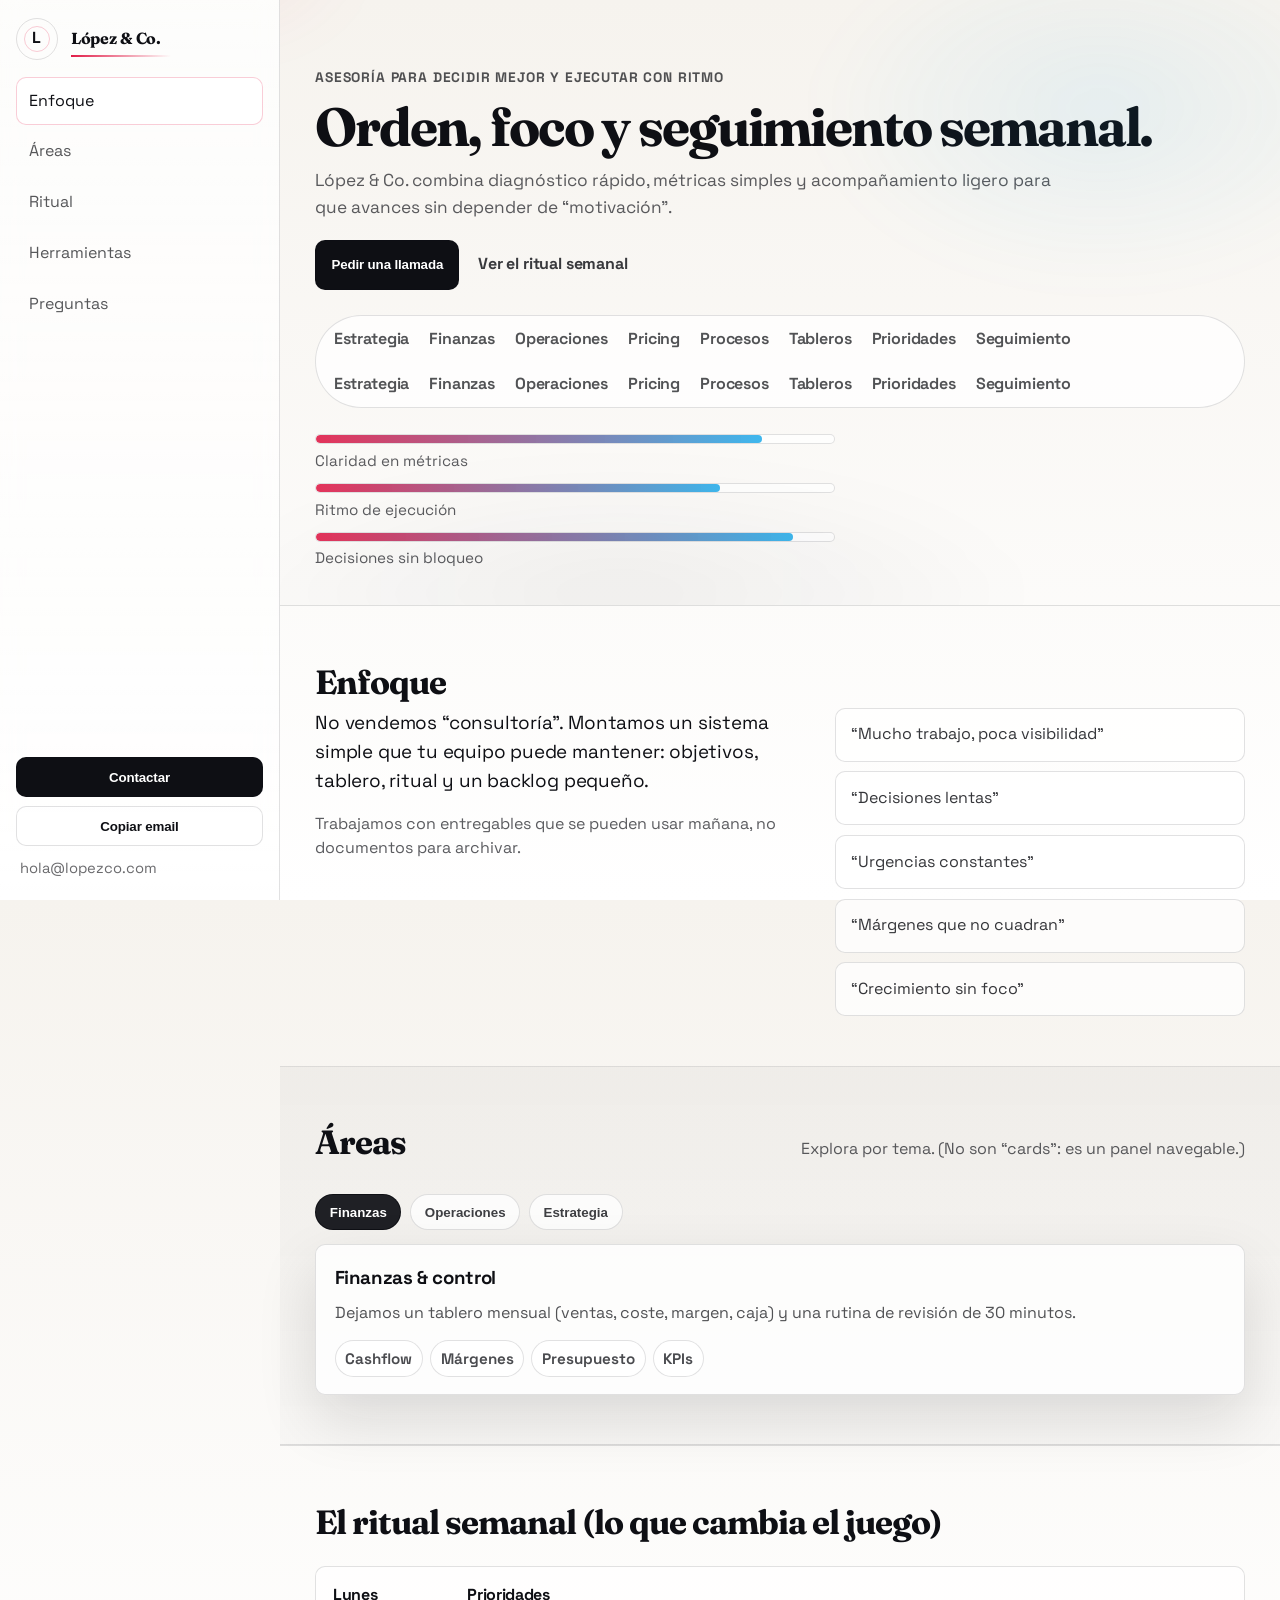
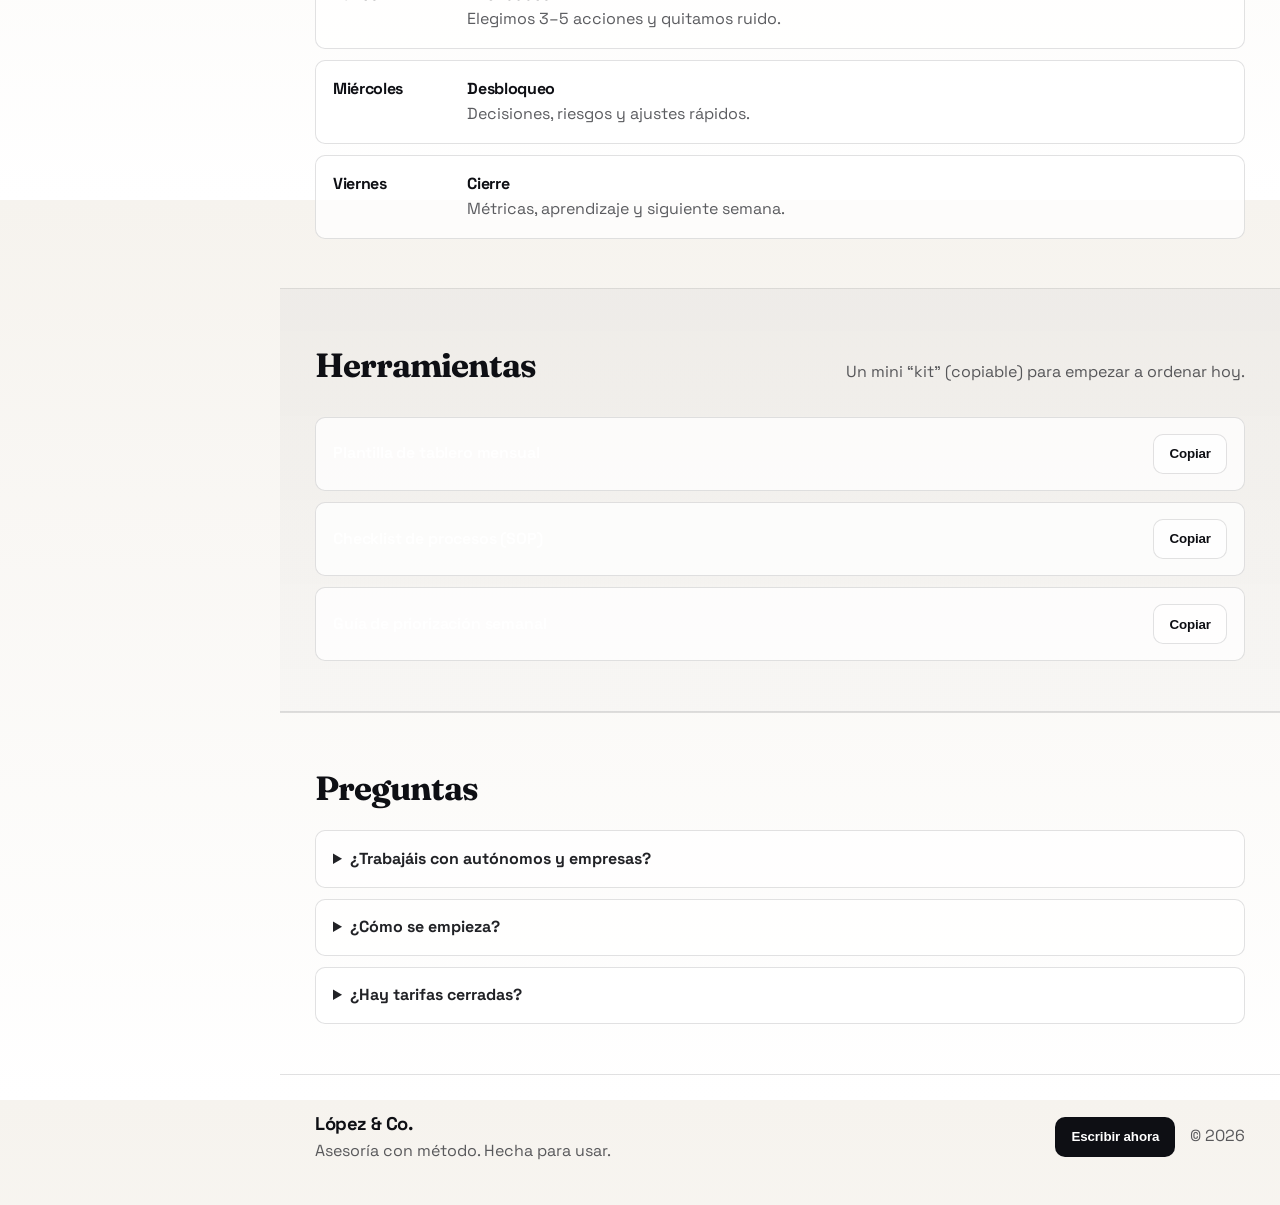
<file: demos/asesoria/index.html>
<!doctype html>
<html lang="es">

<head>
  <meta charset="UTF-8" />
  <meta name="viewport" content="width=device-width, initial-scale=1" />
  <meta name="description"
    content="López & Co. — Asesoría moderna para empresas y profesionales. Estrategia, finanzas, operaciones y acompañamiento." />
  <meta name="theme-color" content="#0a0f1f" />
  <title>López &amp; Co. — Asesoría con método</title>

  <link rel="preconnect" href="https://fonts.googleapis.com" />
  <link rel="preconnect" href="https://fonts.gstatic.com" crossorigin />
  <link
    href="https://fonts.googleapis.com/css2?family=Fraunces:opsz,wght@9..144,500;9..144,700&family=Space+Grotesk:wght@400;500;600;700&display=swap"
    rel="stylesheet" />
  <link rel="stylesheet" href="./css/site.css" />
</head>

<body>
  <a class="skip" href="#main">Saltar al contenido</a>

  <div class="shell" id="app">
    <aside class="rail" aria-label="Navegación lateral">
      <a class="logo" href="#inicio" aria-label="Inicio López & Co.">
        <span class="logo__mark" aria-hidden="true">L</span>
        <span class="logo__text">López &amp; Co.</span>
      </a>

      <nav class="rail__nav" aria-label="Secciones">
        <a class="rail__link" href="#enfoque">Enfoque</a>
        <a class="rail__link" href="#areas">Áreas</a>
        <a class="rail__link" href="#ritual">Ritual</a>
        <a class="rail__link" href="#herramientas">Herramientas</a>
        <a class="rail__link" href="#preguntas">Preguntas</a>
      </nav>

      <div class="rail__cta">
        <button class="btn btn--solid" type="button" data-open-contact>Contactar</button>
        <button class="btn btn--soft" type="button" data-copy-email>Copiar email</button>
        <a class="rail__small" id="mailLink" href="mailto:hola@lopezco.com">hola@lopezco.com</a>
      </div>
    </aside>

    <header class="topbar" aria-label="Barra superior">
      <a class="topbar__brand" href="#inicio">López &amp; Co.</a>
      <button class="iconbtn" type="button" aria-expanded="false" aria-controls="mobileNav" data-mobile-nav>
        <span class="sr-only">Abrir navegación</span>
        <span class="iconbtn__dots" aria-hidden="true"></span>
      </button>
    </header>

    <nav class="mobileNav" id="mobileNav" aria-label="Navegación móvil">
      <a href="#enfoque">Enfoque</a>
      <a href="#areas">Áreas</a>
      <a href="#ritual">Ritual</a>
      <a href="#herramientas">Herramientas</a>
      <a href="#preguntas">Preguntas</a>
      <button class="btn btn--solid" type="button" data-open-contact>Contactar</button>
    </nav>

    <main class="main" id="main">
      <section class="scene" id="inicio">
        <div class="scene__inner">
          <div class="headline">
            <p class="eyebrow">Asesoría para decidir mejor y ejecutar con ritmo</p>
            <h1>Orden, foco y seguimiento semanal.</h1>
            <p class="sub">
              López &amp; Co. combina diagnóstico rápido, métricas simples y acompañamiento ligero para
              que avances sin depender de “motivación”.
            </p>
            <div class="actions">
              <button class="btn btn--solid" type="button" data-open-contact>Pedir una llamada</button>
              <a class="btn btn--link" href="#ritual">Ver el ritual semanal</a>
            </div>
          </div>

          <div class="marquee" aria-label="Áreas de trabajo">
            <div class="marquee__track">
              <span>Estrategia</span>
              <span>Finanzas</span>
              <span>Operaciones</span>
              <span>Pricing</span>
              <span>Procesos</span>
              <span>Tableros</span>
              <span>Prioridades</span>
              <span>Seguimiento</span>
            </div>
            <div class="marquee__track" aria-hidden="true">
              <span>Estrategia</span>
              <span>Finanzas</span>
              <span>Operaciones</span>
              <span>Pricing</span>
              <span>Procesos</span>
              <span>Tableros</span>
              <span>Prioridades</span>
              <span>Seguimiento</span>
            </div>
          </div>

          <div class="meter" aria-label="Tres promesas">
            <div class="meter__item">
              <div class="meter__bar"><span style="width: 86%"></span></div>
              <div class="meter__label">Claridad en métricas</div>
            </div>
            <div class="meter__item">
              <div class="meter__bar"><span style="width: 78%"></span></div>
              <div class="meter__label">Ritmo de ejecución</div>
            </div>
            <div class="meter__item">
              <div class="meter__bar"><span style="width: 92%"></span></div>
              <div class="meter__label">Decisiones sin bloqueo</div>
            </div>
          </div>
        </div>
        <div class="scene__bg" aria-hidden="true"></div>
      </section>

      <section class="band" id="enfoque">
        <div class="band__inner">
          <h2>Enfoque</h2>
          <div class="split">
            <div class="split__a">
              <p class="big">
                No vendemos “consultoría”. Montamos un sistema simple que tu equipo puede mantener:
                objetivos, tablero, ritual y un backlog pequeño.
              </p>
              <p class="muted">
                Trabajamos con entregables que se pueden usar mañana, no documentos para archivar.
              </p>
            </div>
            <div class="split__b">
              <div class="quoteWall" role="list" aria-label="Señales típicas">
                <div class="quoteWall__item" role="listitem">“Mucho trabajo, poca visibilidad”</div>
                <div class="quoteWall__item" role="listitem">“Decisiones lentas”</div>
                <div class="quoteWall__item" role="listitem">“Urgencias constantes”</div>
                <div class="quoteWall__item" role="listitem">“Márgenes que no cuadran”</div>
                <div class="quoteWall__item" role="listitem">“Crecimiento sin foco”</div>
              </div>
            </div>
          </div>
        </div>
      </section>

      <section class="band band--dark" id="areas">
        <div class="band__inner">
          <div class="band__head">
            <h2>Áreas</h2>
            <p class="muted">Explora por tema. (No son “cards”: es un panel navegable.)</p>
          </div>

          <div class="switcher" data-switcher>
            <div class="switcher__tabs" role="tablist" aria-label="Áreas de asesoría">
              <button class="chip is-active" type="button" role="tab" aria-selected="true" data-tab="fin">
                Finanzas
              </button>
              <button class="chip" type="button" role="tab" aria-selected="false" data-tab="ops">
                Operaciones
              </button>
              <button class="chip" type="button" role="tab" aria-selected="false" data-tab="str">
                Estrategia
              </button>
            </div>

            <div class="switcher__panel" role="tabpanel" data-panel>
              <div class="panel is-active" data-key="fin">
                <h3>Finanzas &amp; control</h3>
                <p>
                  Dejamos un tablero mensual (ventas, coste, margen, caja) y una rutina de revisión
                  de 30 minutos.
                </p>
                <div class="bullets">
                  <span>Cashflow</span><span>Márgenes</span><span>Presupuesto</span><span>KPIs</span>
                </div>
              </div>
              <div class="panel" data-key="ops">
                <h3>Operaciones &amp; procesos</h3>
                <p>
                  Bajamos el caos a checklists y estándares. Menos retrabajo, más consistencia y
                  menos urgencias.
                </p>
                <div class="bullets">
                  <span>SOPs</span><span>Calidad</span><span>Flujos</span><span>Responsables</span>
                </div>
              </div>
              <div class="panel" data-key="str">
                <h3>Estrategia &amp; crecimiento</h3>
                <p>
                  Ajustamos oferta, pricing y foco. Definimos objetivos y un plan en fases sin
                  dispersión.
                </p>
                <div class="bullets">
                  <span>Oferta</span><span>Pricing</span><span>OKRs</span><span>Pipeline</span>
                </div>
              </div>
            </div>
          </div>
        </div>
      </section>

      <section class="band" id="ritual">
        <div class="band__inner">
          <h2>El ritual semanal (lo que cambia el juego)</h2>
          <div class="timeline" aria-label="Rutina semanal">
            <div class="timeline__row">
              <div class="timeline__when">Lunes</div>
              <div class="timeline__what">
                <div class="timeline__title">Prioridades</div>
                <div class="muted">Elegimos 3–5 acciones y quitamos ruido.</div>
              </div>
            </div>
            <div class="timeline__row">
              <div class="timeline__when">Miércoles</div>
              <div class="timeline__what">
                <div class="timeline__title">Desbloqueo</div>
                <div class="muted">Decisiones, riesgos y ajustes rápidos.</div>
              </div>
            </div>
            <div class="timeline__row">
              <div class="timeline__when">Viernes</div>
              <div class="timeline__what">
                <div class="timeline__title">Cierre</div>
                <div class="muted">Métricas, aprendizaje y siguiente semana.</div>
              </div>
            </div>
          </div>
        </div>
      </section>

      <section class="band band--dark" id="herramientas">
        <div class="band__inner">
          <div class="band__head">
            <h2>Herramientas</h2>
            <p class="muted">Un mini “kit” (copiable) para empezar a ordenar hoy.</p>
          </div>

          <div class="toolbox">
            <div class="toolbox__item">
              <div class="toolbox__label">Plantilla de tablero mensual</div>
              <button class="btn btn--soft" type="button" data-copy="Ventas | Costes | Margen | Caja | Acciones">
                Copiar
              </button>
            </div>
            <div class="toolbox__item">
              <div class="toolbox__label">Checklist de procesos (SOP)</div>
              <button class="btn btn--soft" type="button"
                data-copy="Objetivo → Pasos → Responsable → Tiempo → Errores típicos → Control de calidad">
                Copiar
              </button>
            </div>
            <div class="toolbox__item">
              <div class="toolbox__label">Guía de priorización semanal</div>
              <button class="btn btn--soft" type="button" data-copy="Impacto x Esfuerzo → 3-5 acciones → 1 métrica">
                Copiar
              </button>
            </div>
          </div>
        </div>
      </section>

      <section class="band" id="preguntas">
        <div class="band__inner">
          <h2>Preguntas</h2>
          <div class="qa">
            <details>
              <summary>¿Trabajáis con autónomos y empresas?</summary>
              <p>Sí. Ajustamos alcance: desde oferta y números, hasta operaciones y crecimiento.</p>
            </details>
            <details>
              <summary>¿Cómo se empieza?</summary>
              <p>Con una llamada corta. Si encaja, hacemos diagnóstico y propuesta en 48–72h.</p>
            </details>
            <details>
              <summary>¿Hay tarifas cerradas?</summary>
              <p>Tenemos paquetes y también proyectos a medida, según objetivos y complejidad.</p>
            </details>
          </div>
        </div>
      </section>

      <footer class="end">
        <div class="end__inner">
          <div class="end__left">
            <div class="end__brand">López &amp; Co.</div>
            <div class="muted">Asesoría con método. Hecha para usar.</div>
          </div>
          <div class="end__right">
            <button class="btn btn--solid" type="button" data-open-contact>Escribir ahora</button>
            <div class="muted">© <span id="year"></span></div>
          </div>
        </div>
      </footer>
    </main>
  </div>

  <dialog class="drawer" id="contactDrawer" aria-label="Contacto">
    <form method="dialog" class="drawer__panel">
      <div class="drawer__head">
        <div>
          <div class="drawer__title">Contacto</div>
          <div class="muted">Sin back-end: email / WhatsApp / copiar datos.</div>
        </div>
        <button class="iconbtn" value="close" aria-label="Cerrar">
          <span class="iconbtn__x" aria-hidden="true"></span>
        </button>
      </div>

      <div class="drawer__body">
        <div class="contactGrid">
          <div class="contactGrid__item">
            <div class="label">Email</div>
            <div class="value" id="emailText">hola@lopezco.com</div>
            <div class="row">
              <a class="btn btn--solid" id="mailtoBtn" href="mailto:hola@lopezco.com">Abrir correo</a>
              <button class="btn btn--soft" type="button" data-copy-email>Copiar</button>
            </div>
          </div>
          <div class="contactGrid__item">
            <div class="label">WhatsApp (opcional)</div>
            <div class="value muted">Añade tu número en `js/site.js`</div>
            <a class="btn btn--soft" id="waBtn" href="#" aria-disabled="true">Abrir WhatsApp</a>
          </div>
        </div>

        <div class="composer">
          <div class="label">Mensaje rápido</div>
          <textarea id="quickMessage" rows="4"
            placeholder="Escribe 2–3 líneas: objetivo, situación y urgencia."></textarea>
          <div class="row">
            <button class="btn btn--solid" type="button" data-send-email>Enviar por email</button>
            <button class="btn btn--soft" type="button" data-copy-message>Copiar mensaje</button>
          </div>
          <div class="muted small" id="drawerStatus" role="status" aria-live="polite"></div>
        </div>
      </div>
    </form>
  </dialog>

  <script src="./js/site.js" defer></script>
</body>

</html>
</file>
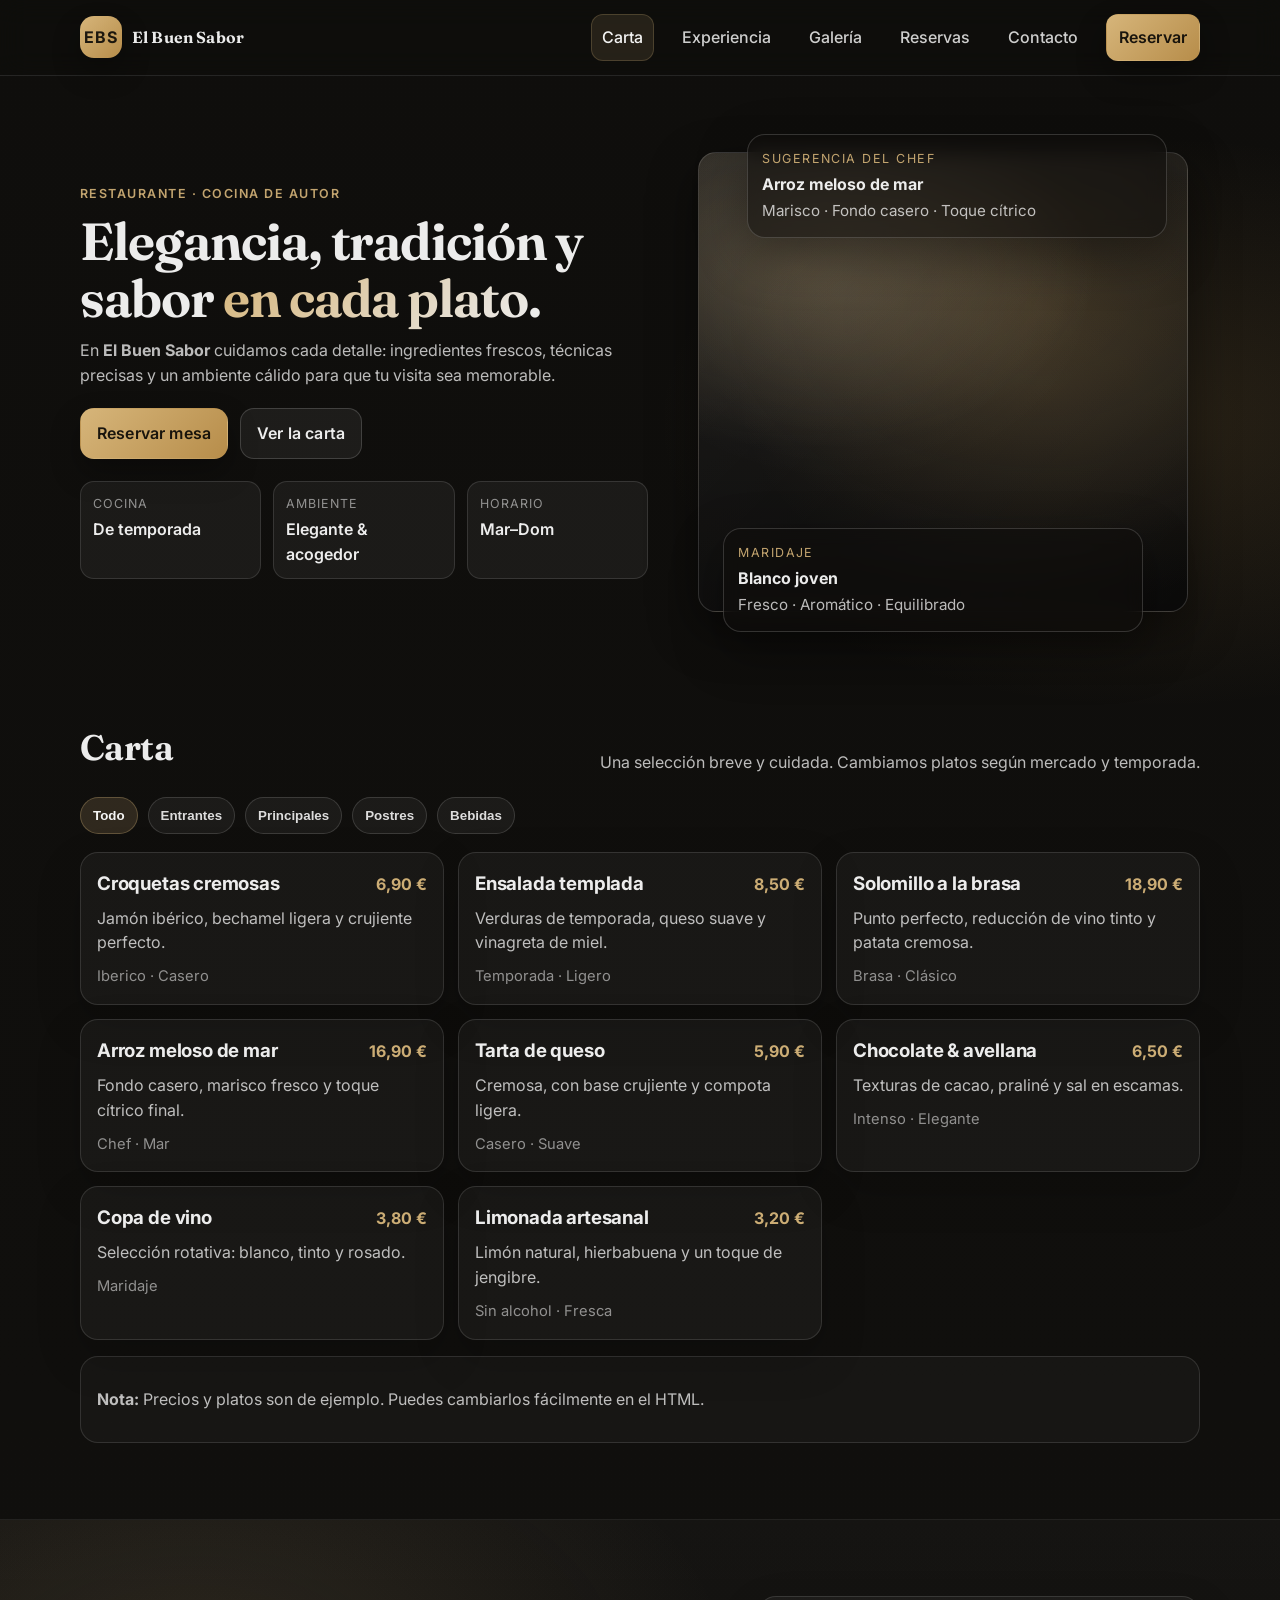
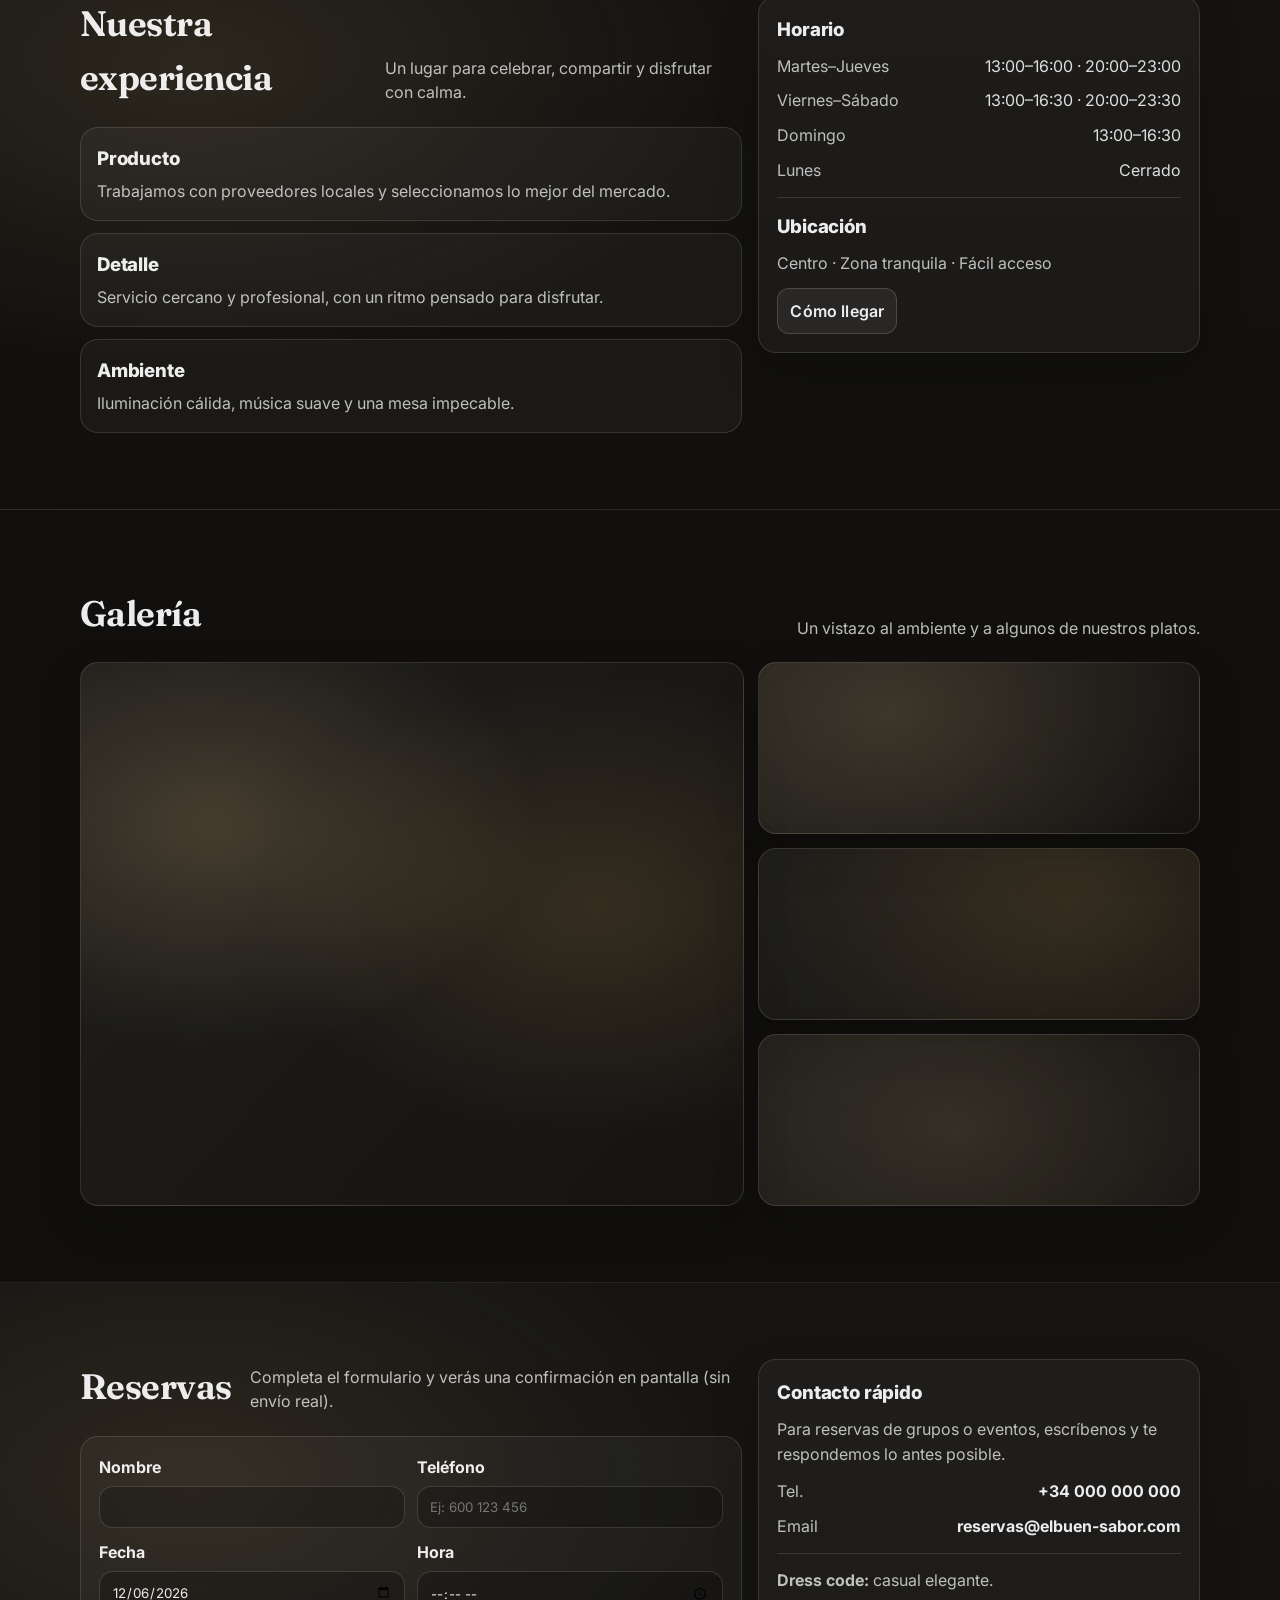
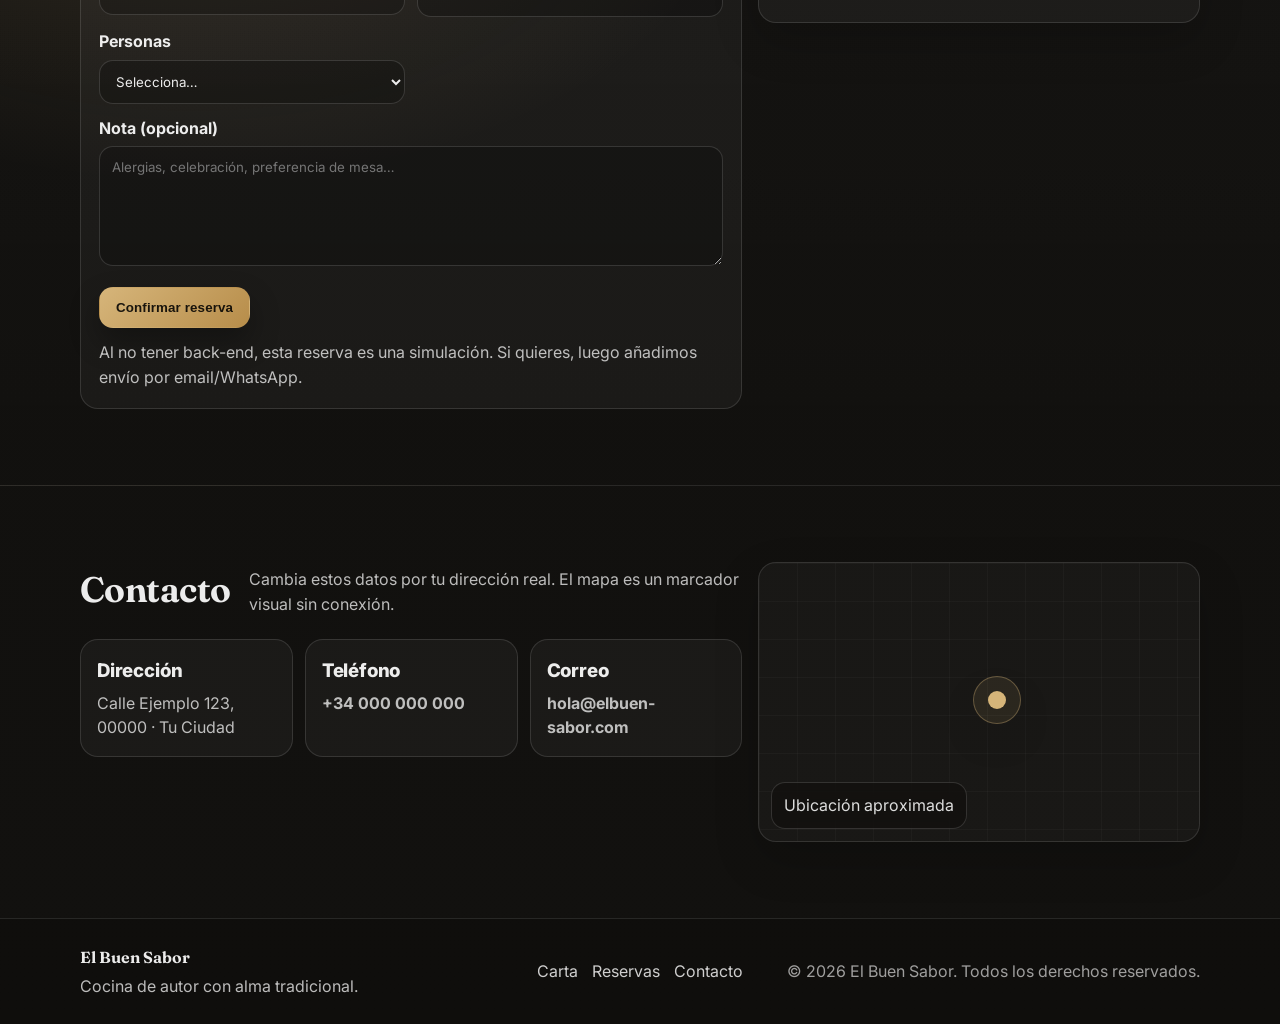
<file: demos/restaurante/index.html>
<!doctype html>
<html lang="es">

<head>
  <meta charset="UTF-8" />
  <meta name="viewport" content="width=device-width, initial-scale=1" />
  <meta name="theme-color" content="#12110f" />

  <title>El Buen Sabor | Restaurante</title>
  <meta name="description"
    content="El Buen Sabor: cocina de autor con alma tradicional. Reserva tu mesa y descubre una experiencia elegante, cálida y deliciosa." />

  <meta property="og:title" content="El Buen Sabor | Restaurante" />
  <meta property="og:description"
    content="Cocina de autor con alma tradicional. Reserva tu mesa y descubre una experiencia elegante, cálida y deliciosa." />
  <meta property="og:type" content="website" />

  <link rel="preconnect" href="https://fonts.googleapis.com" />
  <link rel="preconnect" href="https://fonts.gstatic.com" crossorigin />
  <link
    href="https://fonts.googleapis.com/css2?family=Fraunces:opsz,wght@9..144,500;9..144,650&family=Inter:wght@400;500;600&display=swap"
    rel="stylesheet" />

  <link rel="stylesheet" href="./css/style.css" />
  <script defer src="./js/main.js"></script>
</head>

<body>
  <a class="skip-link" href="#contenido">Saltar al contenido</a>

  <header class="site-header" data-elevate-on-scroll>
    <div class="container header-inner">
      <a class="brand" href="#inicio" aria-label="El Buen Sabor, ir al inicio">
        <span class="brand-mark" aria-hidden="true">EBS</span>
        <span class="brand-name">El Buen Sabor</span>
      </a>

      <button class="nav-toggle" type="button" aria-controls="site-nav" aria-expanded="false">
        <span class="sr-only">Abrir menú</span>
        <span class="nav-toggle-bars" aria-hidden="true"></span>
      </button>

      <nav id="site-nav" class="site-nav" aria-label="Navegación principal">
        <a class="nav-link" href="#carta">Carta</a>
        <a class="nav-link" href="#experiencia">Experiencia</a>
        <a class="nav-link" href="#galeria">Galería</a>
        <a class="nav-link" href="#reservas">Reservas</a>
        <a class="nav-link" href="#contacto">Contacto</a>
        <a class="btn btn-primary btn-small" href="#reservas">Reservar</a>
      </nav>
    </div>
  </header>

  <main id="contenido">
    <section id="inicio" class="hero">
      <div class="container hero-grid">
        <div class="hero-copy">
          <p class="eyebrow">Restaurante · Cocina de autor</p>
          <h1 class="hero-title">
            Elegancia, tradición y sabor
            <span class="hero-accent">en cada plato</span>.
          </h1>
          <p class="hero-subtitle">
            En <strong>El Buen Sabor</strong> cuidamos cada detalle: ingredientes frescos,
            técnicas precisas y un ambiente cálido para que tu visita sea memorable.
          </p>

          <div class="hero-cta">
            <a class="btn btn-primary" href="#reservas">Reservar mesa</a>
            <a class="btn btn-ghost" href="#carta">Ver la carta</a>
          </div>

          <dl class="hero-highlights">
            <div class="hl">
              <dt>Cocina</dt>
              <dd>De temporada</dd>
            </div>
            <div class="hl">
              <dt>Ambiente</dt>
              <dd>Elegante &amp; acogedor</dd>
            </div>
            <div class="hl">
              <dt>Horario</dt>
              <dd>Mar–Dom</dd>
            </div>
          </dl>
        </div>

        <div class="hero-media" aria-hidden="true">
          <div class="hero-card hero-card-top">
            <p class="hero-card-kicker">Sugerencia del chef</p>
            <p class="hero-card-title">Arroz meloso de mar</p>
            <p class="hero-card-meta">Marisco · Fondo casero · Toque cítrico</p>
          </div>
          <div class="hero-image">
            <div class="hero-image-overlay"></div>
          </div>
          <div class="hero-card hero-card-bottom">
            <p class="hero-card-kicker">Maridaje</p>
            <p class="hero-card-title">Blanco joven</p>
            <p class="hero-card-meta">Fresco · Aromático · Equilibrado</p>
          </div>
        </div>
      </div>
    </section>

    <section id="carta" class="section">
      <div class="container">
        <div class="section-head">
          <h2 class="section-title">Carta</h2>
          <p class="section-subtitle">
            Una selección breve y cuidada. Cambiamos platos según mercado y temporada.
          </p>
        </div>

        <div class="menu-toolbar" role="tablist" aria-label="Categorías de carta">
          <button class="chip is-active" type="button" data-filter="todo" role="tab" aria-selected="true">
            Todo
          </button>
          <button class="chip" type="button" data-filter="entrantes" role="tab" aria-selected="false">
            Entrantes
          </button>
          <button class="chip" type="button" data-filter="principales" role="tab" aria-selected="false">
            Principales
          </button>
          <button class="chip" type="button" data-filter="postres" role="tab" aria-selected="false">
            Postres
          </button>
          <button class="chip" type="button" data-filter="bebidas" role="tab" aria-selected="false">
            Bebidas
          </button>
        </div>

        <div class="menu-grid" data-menu>
          <article class="menu-item" data-category="entrantes">
            <div class="menu-item-top">
              <h3 class="menu-item-title">Croquetas cremosas</h3>
              <p class="menu-item-price">6,90 €</p>
            </div>
            <p class="menu-item-desc">Jamón ibérico, bechamel ligera y crujiente perfecto.</p>
            <p class="menu-item-tags">Iberico · Casero</p>
          </article>

          <article class="menu-item" data-category="entrantes">
            <div class="menu-item-top">
              <h3 class="menu-item-title">Ensalada templada</h3>
              <p class="menu-item-price">8,50 €</p>
            </div>
            <p class="menu-item-desc">Verduras de temporada, queso suave y vinagreta de miel.</p>
            <p class="menu-item-tags">Temporada · Ligero</p>
          </article>

          <article class="menu-item" data-category="principales">
            <div class="menu-item-top">
              <h3 class="menu-item-title">Solomillo a la brasa</h3>
              <p class="menu-item-price">18,90 €</p>
            </div>
            <p class="menu-item-desc">Punto perfecto, reducción de vino tinto y patata cremosa.</p>
            <p class="menu-item-tags">Brasa · Clásico</p>
          </article>

          <article class="menu-item" data-category="principales">
            <div class="menu-item-top">
              <h3 class="menu-item-title">Arroz meloso de mar</h3>
              <p class="menu-item-price">16,90 €</p>
            </div>
            <p class="menu-item-desc">Fondo casero, marisco fresco y toque cítrico final.</p>
            <p class="menu-item-tags">Chef · Mar</p>
          </article>

          <article class="menu-item" data-category="postres">
            <div class="menu-item-top">
              <h3 class="menu-item-title">Tarta de queso</h3>
              <p class="menu-item-price">5,90 €</p>
            </div>
            <p class="menu-item-desc">Cremosa, con base crujiente y compota ligera.</p>
            <p class="menu-item-tags">Casero · Suave</p>
          </article>

          <article class="menu-item" data-category="postres">
            <div class="menu-item-top">
              <h3 class="menu-item-title">Chocolate &amp; avellana</h3>
              <p class="menu-item-price">6,50 €</p>
            </div>
            <p class="menu-item-desc">Texturas de cacao, praliné y sal en escamas.</p>
            <p class="menu-item-tags">Intenso · Elegante</p>
          </article>

          <article class="menu-item" data-category="bebidas">
            <div class="menu-item-top">
              <h3 class="menu-item-title">Copa de vino</h3>
              <p class="menu-item-price">3,80 €</p>
            </div>
            <p class="menu-item-desc">Selección rotativa: blanco, tinto y rosado.</p>
            <p class="menu-item-tags">Maridaje</p>
          </article>

          <article class="menu-item" data-category="bebidas">
            <div class="menu-item-top">
              <h3 class="menu-item-title">Limonada artesanal</h3>
              <p class="menu-item-price">3,20 €</p>
            </div>
            <p class="menu-item-desc">Limón natural, hierbabuena y un toque de jengibre.</p>
            <p class="menu-item-tags">Sin alcohol · Fresca</p>
          </article>
        </div>

        <div class="note">
          <p>
            <strong>Nota:</strong> Precios y platos son de ejemplo. Puedes cambiarlos fácilmente en el HTML.
          </p>
        </div>
      </div>
    </section>

    <section id="experiencia" class="section section-muted">
      <div class="container split">
        <div>
          <div class="section-head">
            <h2 class="section-title">Nuestra experiencia</h2>
            <p class="section-subtitle">
              Un lugar para celebrar, compartir y disfrutar con calma.
            </p>
          </div>

          <div class="feature-list">
            <article class="feature">
              <h3 class="feature-title">Producto</h3>
              <p class="feature-desc">Trabajamos con proveedores locales y seleccionamos lo mejor del mercado.</p>
            </article>
            <article class="feature">
              <h3 class="feature-title">Detalle</h3>
              <p class="feature-desc">Servicio cercano y profesional, con un ritmo pensado para disfrutar.</p>
            </article>
            <article class="feature">
              <h3 class="feature-title">Ambiente</h3>
              <p class="feature-desc">Iluminación cálida, música suave y una mesa impecable.</p>
            </article>
          </div>
        </div>

        <aside class="info-card">
          <h3 class="info-card-title">Horario</h3>
          <ul class="info-list">
            <li><span>Martes–Jueves</span><span>13:00–16:00 · 20:00–23:00</span></li>
            <li><span>Viernes–Sábado</span><span>13:00–16:30 · 20:00–23:30</span></li>
            <li><span>Domingo</span><span>13:00–16:30</span></li>
            <li><span>Lunes</span><span>Cerrado</span></li>
          </ul>
          <div class="info-card-divider" aria-hidden="true"></div>
          <h3 class="info-card-title">Ubicación</h3>
          <p class="info-card-text">Centro · Zona tranquila · Fácil acceso</p>
          <a class="btn btn-ghost btn-small" href="#contacto">Cómo llegar</a>
        </aside>
      </div>
    </section>

    <section id="galeria" class="section">
      <div class="container">
        <div class="section-head">
          <h2 class="section-title">Galería</h2>
          <p class="section-subtitle">
            Un vistazo al ambiente y a algunos de nuestros platos.
          </p>
        </div>

        <div class="gallery" aria-label="Galería de imágenes decorativas">
          <div class="gallery-tile g1" role="img" aria-label="Plato elegante, imagen decorativa"></div>
          <div class="gallery-tile g2" role="img" aria-label="Mesa preparada, imagen decorativa"></div>
          <div class="gallery-tile g3" role="img" aria-label="Postre, imagen decorativa"></div>
          <div class="gallery-tile g4" role="img" aria-label="Cocina, imagen decorativa"></div>
        </div>
      </div>
    </section>

    <section id="reservas" class="section section-muted">
      <div class="container split">
        <div>
          <div class="section-head">
            <h2 class="section-title">Reservas</h2>
            <p class="section-subtitle">
              Completa el formulario y verás una confirmación en pantalla (sin envío real).
            </p>
          </div>

          <form class="form" data-reserva-form>
            <div class="form-grid">
              <div class="field">
                <label for="nombre">Nombre</label>
                <input id="nombre" name="nombre" type="text" autocomplete="name" required />
              </div>
              <div class="field">
                <label for="telefono">Teléfono</label>
                <input id="telefono" name="telefono" type="tel" inputmode="tel" autocomplete="tel"
                  placeholder="Ej: 600 123 456" required />
              </div>
              <div class="field">
                <label for="fecha">Fecha</label>
                <input id="fecha" name="fecha" type="date" required />
              </div>
              <div class="field">
                <label for="hora">Hora</label>
                <input id="hora" name="hora" type="time" required />
              </div>
              <div class="field">
                <label for="personas">Personas</label>
                <select id="personas" name="personas" required>
                  <option value="" selected disabled>Selecciona…</option>
                  <option>1</option>
                  <option>2</option>
                  <option>3</option>
                  <option>4</option>
                  <option>5</option>
                  <option>6</option>
                  <option>7</option>
                  <option>8</option>
                </select>
              </div>
              <div class="field field-full">
                <label for="nota">Nota (opcional)</label>
                <textarea id="nota" name="nota" rows="4"
                  placeholder="Alergias, celebración, preferencia de mesa…"></textarea>
              </div>
            </div>

            <div class="form-actions">
              <button class="btn btn-primary" type="submit">Confirmar reserva</button>
              <p class="form-hint">
                Al no tener back-end, esta reserva es una simulación. Si quieres, luego añadimos envío por
                email/WhatsApp.
              </p>
            </div>
          </form>
        </div>

        <aside class="info-card">
          <h3 class="info-card-title">Contacto rápido</h3>
          <p class="info-card-text">
            Para reservas de grupos o eventos, escríbenos y te respondemos lo antes posible.
          </p>
          <ul class="contact-list">
            <li>
              <span class="contact-k">Tel.</span>
              <a class="contact-v" href="tel:+34000000000">+34 000 000 000</a>
            </li>
            <li>
              <span class="contact-k">Email</span>
              <a class="contact-v" href="mailto:reservas@elbuen-sabor.com">reservas@elbuen-sabor.com</a>
            </li>
          </ul>

          <div class="info-card-divider" aria-hidden="true"></div>
          <p class="info-card-text">
            <strong>Dress code:</strong> casual elegante.
          </p>
        </aside>
      </div>
    </section>

    <section id="contacto" class="section">
      <div class="container split">
        <div>
          <div class="section-head">
            <h2 class="section-title">Contacto</h2>
            <p class="section-subtitle">
              Cambia estos datos por tu dirección real. El mapa es un marcador visual sin conexión.
            </p>
          </div>

          <div class="contact-cards">
            <article class="mini-card">
              <h3 class="mini-card-title">Dirección</h3>
              <p class="mini-card-text">Calle Ejemplo 123, 00000 · Tu Ciudad</p>
            </article>
            <article class="mini-card">
              <h3 class="mini-card-title">Teléfono</h3>
              <p class="mini-card-text"><a href="tel:+34000000000">+34 000 000 000</a></p>
            </article>
            <article class="mini-card">
              <h3 class="mini-card-title">Correo</h3>
              <p class="mini-card-text"><a href="mailto:hola@elbuen-sabor.com">hola@elbuen-sabor.com</a></p>
            </article>
          </div>
        </div>

        <aside class="map-card" aria-label="Mapa de ubicación (decorativo)">
          <div class="map-pin" aria-hidden="true"></div>
          <div class="map-grid" aria-hidden="true"></div>
          <p class="map-caption">Ubicación aproximada</p>
        </aside>
      </div>
    </section>
  </main>

  <footer class="site-footer">
    <div class="container footer-inner">
      <div>
        <p class="footer-brand">El Buen Sabor</p>
        <p class="footer-note">Cocina de autor con alma tradicional.</p>
      </div>
      <div class="footer-links" aria-label="Enlaces rápidos">
        <a href="#carta">Carta</a>
        <a href="#reservas">Reservas</a>
        <a href="#contacto">Contacto</a>
      </div>
      <p class="footer-copy">© <span data-year></span> El Buen Sabor. Todos los derechos reservados.</p>
    </div>
  </footer>

  <div class="toast" role="status" aria-live="polite" aria-atomic="true" hidden>
    <div class="toast-inner">
      <p class="toast-title" data-toast-title>Reserva lista</p>
      <p class="toast-text" data-toast-text>Te esperamos.</p>
      <button class="toast-close" type="button" aria-label="Cerrar">Cerrar</button>
    </div>
  </div>
</body>

</html>
</file>
<file: demos/asesoria/css/site.css>
:root {
  --bg: #f6f3ee;
  --ink: #0e0f14;
  --muted: rgba(14, 15, 20, 0.68);
  --stroke: rgba(14, 15, 20, 0.12);
  --panel: rgba(255, 255, 255, 0.65);
  --panel2: rgba(255, 255, 255, 0.85);
  --radius: 10px;
  --radius2: 8px;
  --shadow: 0 24px 60px rgba(14, 15, 20, 0.12);
  --accent: #e11d48;
  --accent2: #0ea5e9;
  --max: 1120px;
}

*,
*::before,
*::after {
  box-sizing: border-box;
}

html,
body {
  height: 100%;
}

body {
  margin: 0;
  font-family: "Space Grotesk", ui-sans-serif, system-ui, -apple-system, Segoe UI, Roboto, Arial,
    "Noto Sans", "Helvetica Neue", sans-serif;
  color: var(--ink);
  background: linear-gradient(180deg, var(--bg), #ffffff);
  line-height: 1.55;
}

a {
  color: inherit;
  text-decoration: none;
}

::selection {
  background: rgba(225, 29, 72, 0.18);
}

.sr-only {
  position: absolute;
  width: 1px;
  height: 1px;
  padding: 0;
  margin: -1px;
  overflow: hidden;
  clip: rect(0, 0, 0, 0);
  white-space: nowrap;
  border: 0;
}

.skip {
  position: absolute;
  left: 12px;
  top: 12px;
  padding: 10px 12px;
  border-radius: 12px;
  background: rgba(255, 255, 255, 0.12);
  border: 1px solid rgba(255, 255, 255, 0.18);
  transform: translateY(-140%);
  transition: transform 0.2s ease;
  z-index: 1000;
}
.skip:focus {
  transform: translateY(0);
  outline: none;
}

.shell {
  min-height: 100%;
  display: grid;
  grid-template-columns: 280px 1fr;
}

.rail {
  position: sticky;
  top: 0;
  height: 100dvh;
  padding: 1.1rem 1rem;
  border-right: 1px solid var(--stroke);
  background: linear-gradient(180deg, rgba(255, 255, 255, 0.78), rgba(255, 255, 255, 0.6));
  backdrop-filter: blur(10px);
  display: grid;
  grid-template-rows: auto 1fr auto;
  gap: 1.1rem;
}

.logo {
  display: inline-flex;
  align-items: center;
  gap: 0.8rem;
}

.logo__mark {
  width: 42px;
  height: 42px;
  border-radius: 999px;
  display: grid;
  place-items: center;
  font-weight: 900;
  letter-spacing: 0.02em;
  background: transparent;
  border: 1px solid var(--stroke);
  position: relative;
}
.logo__mark::after {
  content: "";
  position: absolute;
  inset: 7px;
  border-radius: 999px;
  border: 1px solid rgba(225, 29, 72, 0.22);
}

.logo__text {
  font-family: Fraunces, ui-serif, Georgia, Cambria, "Times New Roman", Times, serif;
  font-weight: 700;
  letter-spacing: -0.01em;
  position: relative;
}
.logo__text::after {
  content: "";
  position: absolute;
  left: 0;
  right: -10px;
  bottom: -6px;
  height: 2px;
  background: linear-gradient(90deg, var(--accent), rgba(225, 29, 72, 0));
}

.rail__nav {
  display: grid;
  align-content: start;
  gap: 0.2rem;
}

.rail__link {
  padding: 0.65rem 0.75rem;
  border-radius: 10px;
  color: rgba(14, 15, 20, 0.7);
  border: 1px solid transparent;
  transition: background 0.2s ease, color 0.2s ease, transform 0.2s ease, border-color 0.2s ease;
}
.rail__link:hover {
  color: var(--ink);
  background: rgba(255, 255, 255, 0.6);
  border-color: var(--stroke);
  transform: translateX(2px);
}
.rail__link[aria-current="true"] {
  color: var(--ink);
  background: rgba(255, 255, 255, 0.8);
  border-color: rgba(225, 29, 72, 0.22);
}

.rail__cta {
  display: grid;
  gap: 0.55rem;
}
.rail__small {
  color: rgba(14, 15, 20, 0.62);
  font-size: 0.92rem;
  padding: 0.15rem 0.25rem;
}

.topbar {
  display: none;
  position: sticky;
  top: 0;
  z-index: 40;
  padding: 0.9rem 1rem;
  border-bottom: 1px solid var(--stroke);
  background: rgba(246, 243, 238, 0.82);
  backdrop-filter: blur(10px);
  align-items: center;
  justify-content: space-between;
}

.topbar__brand {
  font-weight: 760;
  letter-spacing: -0.02em;
}

.mobileNav {
  display: none;
  padding: 0.8rem 1rem 0;
}

.mobileNav a {
  display: block;
  padding: 0.85rem 0.9rem;
  border-radius: 14px;
  background: rgba(255, 255, 255, 0.85);
  border: 1px solid var(--stroke);
  margin-bottom: 0.55rem;
  color: rgba(14, 15, 20, 0.86);
}

.mobileNav.is-open {
  display: block;
}

.main {
  min-width: 0;
}

.btn {
  display: inline-flex;
  align-items: center;
  justify-content: center;
  padding: 0.72rem 0.95rem;
  border-radius: 10px;
  border: 1px solid var(--stroke);
  background: transparent;
  color: var(--ink);
  font-weight: 700;
  letter-spacing: -0.01em;
  cursor: pointer;
  transition: transform 0.15s ease, background 0.2s ease, box-shadow 0.2s ease;
}
.btn:hover {
  transform: translateY(-1px);
  box-shadow: 0 18px 40px rgba(14, 15, 20, 0.12);
}
.btn:active {
  transform: translateY(0);
}

.btn--solid {
  background: var(--ink);
  color: #fff;
  border-color: rgba(14, 15, 20, 0.9);
}

.btn--soft {
  background: rgba(255, 255, 255, 0.75);
}

.btn--link {
  background: transparent;
  border-color: transparent;
  color: rgba(14, 15, 20, 0.82);
  padding-inline: 0.2rem;
}
.btn--link:hover {
  transform: translateY(0);
  box-shadow: none;
  color: rgba(14, 15, 20, 0.98);
  text-decoration: underline;
  text-underline-offset: 4px;
}

.iconbtn {
  width: 42px;
  height: 42px;
  border-radius: 10px;
  border: 1px solid var(--stroke);
  background: rgba(255, 255, 255, 0.75);
  color: var(--ink);
  display: grid;
  place-items: center;
  cursor: pointer;
}

.iconbtn__dots {
  width: 18px;
  height: 18px;
  background: radial-gradient(circle at 50% 25%, rgba(14, 15, 20, 0.92) 2px, transparent 3px),
    radial-gradient(circle at 50% 50%, rgba(14, 15, 20, 0.92) 2px, transparent 3px),
    radial-gradient(circle at 50% 75%, rgba(14, 15, 20, 0.92) 2px, transparent 3px);
}

.iconbtn__x {
  width: 18px;
  height: 18px;
  background: linear-gradient(45deg, transparent 45%, rgba(14, 15, 20, 0.92) 46% 54%, transparent 55%),
    linear-gradient(-45deg, transparent 45%, rgba(14, 15, 20, 0.92) 46% 54%, transparent 55%);
}

.scene {
  position: relative;
  padding: 4.2rem 2.2rem 2.2rem;
  overflow: hidden;
}

.scene__inner {
  width: min(var(--max), 100%);
  margin: 0 auto;
  display: grid;
  gap: 1.6rem;
}

.scene__bg {
  position: absolute;
  inset: -30%;
  background: radial-gradient(closest-side at 15% 15%, rgba(225, 29, 72, 0.08), transparent 60%),
    radial-gradient(closest-side at 70% 30%, rgba(14, 165, 233, 0.08), transparent 60%),
    radial-gradient(closest-side at 40% 80%, rgba(14, 15, 20, 0.06), transparent 65%);
  filter: blur(26px);
  opacity: 1;
  pointer-events: none;
}

.eyebrow {
  margin: 0 0 0.7rem;
  color: rgba(14, 15, 20, 0.72);
  letter-spacing: 0.06em;
  text-transform: uppercase;
  font-weight: 700;
  font-size: 0.86rem;
}

h1 {
  margin: 0;
  font-family: Fraunces, ui-serif, Georgia, Cambria, "Times New Roman", Times, serif;
  font-size: clamp(2.4rem, 5vw, 3.35rem);
  line-height: 1.02;
  letter-spacing: -0.04em;
}

.sub {
  margin: 0.8rem 0 0;
  color: rgba(14, 15, 20, 0.68);
  max-width: 68ch;
  font-size: 1.08rem;
}

.actions {
  display: flex;
  gap: 0.9rem;
  flex-wrap: wrap;
  margin-top: 1.2rem;
}

.marquee {
  border-radius: 999px;
  border: 1px solid var(--stroke);
  background: rgba(255, 255, 255, 0.75);
  overflow: hidden;
}

.marquee__track {
  display: flex;
  gap: 1.25rem;
  padding: 0.65rem 1.1rem;
  width: max-content;
  animation: move 22s linear infinite;
}
.marquee__track span {
  color: rgba(14, 15, 20, 0.72);
  font-weight: 650;
  letter-spacing: -0.01em;
}

@keyframes move {
  0% {
    transform: translateX(0);
  }
  100% {
    transform: translateX(-50%);
  }
}

.meter {
  display: grid;
  gap: 0.65rem;
  max-width: 520px;
}
.meter__item {
  display: grid;
  gap: 0.3rem;
}
.meter__bar {
  height: 10px;
  border-radius: 999px;
  border: 1px solid var(--stroke);
  background: rgba(255, 255, 255, 0.75);
  overflow: hidden;
}
.meter__bar span {
  display: block;
  height: 100%;
  border-radius: 999px;
  background: linear-gradient(90deg, rgba(225, 29, 72, 0.9), rgba(14, 165, 233, 0.8));
}
.meter__label {
  color: rgba(14, 15, 20, 0.68);
  font-size: 0.95rem;
}

.band {
  padding: 3.1rem 2.2rem;
  border-top: 1px solid var(--stroke);
}
.band--dark {
  background: linear-gradient(180deg, rgba(14, 15, 20, 0.035), rgba(14, 15, 20, 0.015));
  border-top: 1px solid rgba(14, 15, 20, 0.1);
  border-bottom: 1px solid rgba(14, 15, 20, 0.1);
}
.band__inner {
  width: min(var(--max), 100%);
  margin: 0 auto;
}
.band__head {
  display: flex;
  gap: 1rem;
  justify-content: space-between;
  align-items: baseline;
  flex-wrap: wrap;
  margin-bottom: 1rem;
}

h2 {
  margin: 0;
  font-family: Fraunces, ui-serif, Georgia, Cambria, "Times New Roman", Times, serif;
  font-size: clamp(1.55rem, 3.4vw, 2.1rem);
  letter-spacing: -0.03em;
}

h3 {
  margin: 0;
  letter-spacing: -0.02em;
}

.muted {
  color: var(--muted);
}

.big {
  font-size: 1.18rem;
  letter-spacing: -0.01em;
  margin: 0;
}

.split {
  display: grid;
  grid-template-columns: 1.1fr 0.9fr;
  gap: 1.2rem;
  align-items: start;
}

.quoteWall {
  display: grid;
  gap: 0.6rem;
}
.quoteWall__item {
  padding: 0.85rem 0.95rem;
  border-radius: var(--radius);
  background: rgba(255, 255, 255, 0.75);
  border: 1px solid var(--stroke);
  color: rgba(14, 15, 20, 0.84);
}

.switcher {
  display: grid;
  gap: 0.85rem;
}

.switcher__tabs {
  display: flex;
  flex-wrap: wrap;
  gap: 0.55rem;
}

.chip {
  padding: 0.6rem 0.85rem;
  border-radius: 999px;
  border: 1px solid var(--stroke);
  background: rgba(255, 255, 255, 0.75);
  color: rgba(14, 15, 20, 0.8);
  font-weight: 750;
  cursor: pointer;
}
.chip.is-active {
  background: rgba(14, 15, 20, 0.92);
  border-color: rgba(14, 15, 20, 0.92);
  color: #fff;
}

.switcher__panel {
  border-radius: var(--radius);
  border: 1px solid var(--stroke);
  background: rgba(255, 255, 255, 0.8);
  padding: 1.15rem 1.15rem 1.05rem;
  box-shadow: var(--shadow);
}

.panel {
  display: none;
}
.panel.is-active {
  display: grid;
  gap: 0.55rem;
}
.panel p {
  margin: 0;
  color: rgba(14, 15, 20, 0.72);
}

.bullets {
  display: flex;
  flex-wrap: wrap;
  gap: 0.45rem;
  margin-top: 0.35rem;
}
.bullets span {
  padding: 0.35rem 0.6rem;
  border-radius: 999px;
  background: rgba(255, 255, 255, 0.9);
  border: 1px solid var(--stroke);
  color: rgba(14, 15, 20, 0.75);
  font-weight: 650;
  font-size: 0.95rem;
}

.timeline {
  margin-top: 1.1rem;
  display: grid;
  gap: 0.7rem;
}
.timeline__row {
  display: grid;
  grid-template-columns: 120px 1fr;
  gap: 0.9rem;
  padding: 1rem 1.05rem;
  border-radius: var(--radius);
  border: 1px solid var(--stroke);
  background: rgba(255, 255, 255, 0.75);
}
.timeline__when {
  font-weight: 850;
  letter-spacing: -0.02em;
}
.timeline__title {
  font-weight: 800;
  letter-spacing: -0.02em;
}

.toolbox {
  display: grid;
  gap: 0.7rem;
}
.toolbox__item {
  display: flex;
  justify-content: space-between;
  align-items: center;
  gap: 1rem;
  padding: 1rem 1.05rem;
  border-radius: var(--radius);
  border: 1px solid var(--stroke);
  background: rgba(255, 255, 255, 0.75);
}
.toolbox__label {
  font-weight: 750;
  color: rgba(255, 255, 255, 0.86);
  letter-spacing: -0.01em;
}

.qa {
  margin-top: 1rem;
  display: grid;
  gap: 0.7rem;
}
details {
  border-radius: var(--radius);
  border: 1px solid var(--stroke);
  background: rgba(255, 255, 255, 0.75);
  padding: 0.95rem 1.05rem;
}
summary {
  cursor: pointer;
  font-weight: 800;
  color: rgba(14, 15, 20, 0.92);
}
details p {
  margin: 0.7rem 0 0;
  color: rgba(14, 15, 20, 0.72);
}

.end {
  padding: 2.2rem 2.2rem 2.6rem;
  border-top: 1px solid var(--stroke);
}
.end__inner {
  width: min(var(--max), 100%);
  margin: 0 auto;
  display: flex;
  gap: 1rem;
  justify-content: space-between;
  align-items: center;
  flex-wrap: wrap;
}
.end__brand {
  font-weight: 900;
  letter-spacing: -0.03em;
  font-size: 1.15rem;
}
.end__right {
  display: flex;
  gap: 0.9rem;
  align-items: center;
}

.drawer {
  border: none;
  padding: 0;
  background: transparent;
}
.drawer::backdrop {
  background: rgba(0, 0, 0, 0.55);
}
.drawer__panel {
  width: min(620px, calc(100vw - 2rem));
  margin: 10vh auto 0;
  border-radius: 22px;
  border: 1px solid rgba(14, 15, 20, 0.18);
  background: rgba(255, 255, 255, 0.92);
  backdrop-filter: blur(14px);
  box-shadow: var(--shadow);
  overflow: hidden;
}
.drawer__head {
  display: flex;
  justify-content: space-between;
  align-items: flex-start;
  padding: 1.05rem 1.05rem 0.9rem;
  border-bottom: 1px solid var(--stroke);
}
.drawer__title {
  font-weight: 900;
  letter-spacing: -0.03em;
  font-size: 1.2rem;
}
.drawer__body {
  padding: 1rem 1.05rem 1.05rem;
  display: grid;
  gap: 1rem;
}

.contactGrid {
  display: grid;
  grid-template-columns: 1fr 1fr;
  gap: 0.8rem;
}
.contactGrid__item {
  padding: 0.9rem 0.95rem;
  border-radius: var(--radius);
  border: 1px solid var(--stroke);
  background: rgba(255, 255, 255, 0.85);
}
.label {
  font-size: 0.9rem;
  color: rgba(14, 15, 20, 0.65);
  font-weight: 700;
}
.value {
  margin-top: 0.25rem;
  font-weight: 850;
  letter-spacing: -0.02em;
}
.row {
  display: flex;
  gap: 0.6rem;
  margin-top: 0.75rem;
  flex-wrap: wrap;
}

.composer textarea {
  width: 100%;
  padding: 0.85rem 0.9rem;
  border-radius: var(--radius2);
  border: 1px solid var(--stroke);
  background: rgba(255, 255, 255, 0.9);
  color: rgba(14, 15, 20, 0.92);
  outline: none;
  margin-top: 0.45rem;
}
.composer textarea:focus {
  border-color: rgba(225, 29, 72, 0.35);
  box-shadow: 0 0 0 4px rgba(225, 29, 72, 0.1);
}
.small {
  font-size: 0.92rem;
}

@media (max-width: 980px) {
  .shell {
    grid-template-columns: 1fr;
  }
  .rail {
    display: none;
  }
  .topbar {
    display: flex;
  }
  .scene,
  .band,
  .end {
    padding-inline: 1rem;
  }
  .split {
    grid-template-columns: 1fr;
  }
}

@media (max-width: 720px) {
  .timeline__row {
    grid-template-columns: 90px 1fr;
  }
  .toolbox__item {
    flex-direction: column;
    align-items: stretch;
  }
  .contactGrid {
    grid-template-columns: 1fr;
  }
}
</file>
<file: demos/restaurante/css/style.css>
:root {
  --bg: #0f0e0c;
  --bg2: #12110f;
  --card: rgba(255, 255, 255, .06);
  --card2: rgba(255, 255, 255, .08);
  --text: rgba(255, 255, 255, .92);
  --muted: rgba(255, 255, 255, .72);
  --faint: rgba(255, 255, 255, .52);
  --line: rgba(255, 255, 255, .14);
  --gold: #d6b57a;
  --gold2: #b78d4a;
  --shadow: 0 18px 50px rgba(0, 0, 0, .45);
  --radius: 18px;
  --radius-sm: 14px;
  --container: 1120px;
  --font-sans: "Inter", system-ui, -apple-system, Segoe UI, Roboto, Arial, sans-serif;
  --font-serif: "Fraunces", ui-serif, Georgia, "Times New Roman", serif;
}

* {
  box-sizing: border-box;
}

html {
  scroll-behavior: smooth;
}

body {
  margin: 0;
  font-family: var(--font-sans);
  color: var(--text);
  background:
    radial-gradient(1200px 700px at 15% -10%, rgba(214, 181, 122, .22), transparent 55%),
    radial-gradient(900px 520px at 90% 10%, rgba(183, 141, 74, .15), transparent 55%),
    radial-gradient(700px 520px at 50% 120%, rgba(214, 181, 122, .12), transparent 60%),
    linear-gradient(180deg, var(--bg), var(--bg2));
  line-height: 1.55;
}

a {
  color: inherit;
  text-decoration: none;
}

a:hover {
  text-decoration: underline;
  text-decoration-color: rgba(214, 181, 122, .6);
  text-underline-offset: 3px;
}

img {
  max-width: 100%;
  display: block;
}

.sr-only {
  position: absolute;
  width: 1px;
  height: 1px;
  padding: 0;
  margin: -1px;
  overflow: hidden;
  clip: rect(0, 0, 0, 0);
  white-space: nowrap;
  border: 0;
}

.skip-link {
  position: absolute;
  left: 12px;
  top: 12px;
  padding: 10px 12px;
  border-radius: 12px;
  background: rgba(0, 0, 0, .75);
  border: 1px solid rgba(255, 255, 255, .18);
  transform: translateY(-160%);
  transition: transform .2s ease;
  z-index: 2000;
}

.skip-link:focus {
  transform: translateY(0);
}

.container {
  width: min(100% - 40px, var(--container));
  margin: 0 auto;
}

.site-header {
  position: sticky;
  top: 0;
  z-index: 1000;
  background: rgba(15, 14, 12, .38);
  backdrop-filter: blur(14px);
  border-bottom: 1px solid rgba(255, 255, 255, .10);
  transition: background .2s ease, box-shadow .2s ease;
}

.site-header.is-elevated {
  background: rgba(15, 14, 12, .72);
  box-shadow: 0 10px 40px rgba(0, 0, 0, .25);
}

.header-inner {
  display: flex;
  align-items: center;
  justify-content: space-between;
  gap: 18px;
  padding: 14px 0;
}

.brand {
  display: flex;
  align-items: center;
  gap: 10px;
  min-width: 220px;
}

.brand-mark {
  width: 42px;
  height: 42px;
  display: grid;
  place-items: center;
  border-radius: 14px;
  font-weight: 700;
  letter-spacing: .08em;
  color: rgba(0, 0, 0, .86);
  background:
    linear-gradient(135deg, rgba(214, 181, 122, 1), rgba(183, 141, 74, 1));
  box-shadow: 0 14px 28px rgba(0, 0, 0, .25);
}

.brand-name {
  font-family: var(--font-serif);
  font-weight: 650;
  letter-spacing: .01em;
}

.site-nav {
  display: flex;
  align-items: center;
  gap: 18px;
}

.nav-link {
  font-weight: 500;
  color: rgba(255, 255, 255, .80);
  padding: 10px 10px;
  border-radius: 12px;
  transition: background .2s ease, color .2s ease;
}

.nav-link:hover {
  text-decoration: none;
  background: rgba(255, 255, 255, .06);
  color: rgba(255, 255, 255, .92);
}

.nav-link.is-active {
  color: rgba(255, 255, 255, .95);
  background: rgba(214, 181, 122, .12);
  border: 1px solid rgba(214, 181, 122, .22);
}

.nav-toggle {
  display: none;
  border: 1px solid rgba(255, 255, 255, .16);
  background: rgba(255, 255, 255, .06);
  color: var(--text);
  border-radius: 14px;
  padding: 10px 12px;
}

.nav-toggle-bars {
  display: block;
  width: 22px;
  height: 2px;
  background: rgba(255, 255, 255, .86);
  border-radius: 99px;
  position: relative;
}

.nav-toggle-bars::before,
.nav-toggle-bars::after {
  content: "";
  position: absolute;
  left: 0;
  width: 22px;
  height: 2px;
  background: rgba(255, 255, 255, .86);
  border-radius: 99px;
  transition: transform .18s ease, top .18s ease, opacity .18s ease;
}

.nav-toggle-bars::before {
  top: -7px;
}

.nav-toggle-bars::after {
  top: 7px;
}

.btn {
  display: inline-flex;
  align-items: center;
  justify-content: center;
  gap: 10px;
  padding: 12px 16px;
  border-radius: 14px;
  border: 1px solid transparent;
  font-weight: 600;
  letter-spacing: .01em;
  transition: transform .15s ease, background .2s ease, border-color .2s ease, color .2s ease;
  text-decoration: none;
}

.btn:hover {
  text-decoration: none;
  transform: translateY(-1px);
}

.btn:active {
  transform: translateY(0);
}

.btn-small {
  padding: 10px 12px;
  border-radius: 12px;
}

.btn-primary {
  color: rgba(0, 0, 0, .88);
  background: linear-gradient(135deg, rgba(214, 181, 122, 1), rgba(183, 141, 74, 1));
  box-shadow: 0 14px 30px rgba(0, 0, 0, .30);
}

.btn-primary:hover {
  filter: brightness(1.03);
}

.btn-ghost {
  color: rgba(255, 255, 255, .92);
  background: rgba(255, 255, 255, .06);
  border-color: rgba(255, 255, 255, .16);
}

.btn-ghost:hover {
  background: rgba(255, 255, 255, .09);
}

.hero {
  padding: 64px 0 20px;
}

.hero-grid {
  display: grid;
  grid-template-columns: 1.05fr .95fr;
  gap: 38px;
  align-items: center;
}

.eyebrow {
  margin: 0 0 10px;
  font-weight: 600;
  letter-spacing: .12em;
  text-transform: uppercase;
  font-size: .78rem;
  color: rgba(214, 181, 122, .9);
}

.hero-title {
  margin: 0 0 12px;
  font-family: var(--font-serif);
  font-weight: 650;
  letter-spacing: -0.02em;
  font-size: clamp(2.15rem, 2.2vw + 1.5rem, 3.3rem);
  line-height: 1.08;
}

.hero-accent {
  background: linear-gradient(135deg, rgba(214, 181, 122, 1), rgba(255, 255, 255, .92));
  -webkit-background-clip: text;
  background-clip: text;
  color: transparent;
}

.hero-subtitle {
  margin: 0 0 20px;
  color: var(--muted);
  max-width: 58ch;
}

.hero-cta {
  display: flex;
  flex-wrap: wrap;
  gap: 12px;
  margin-bottom: 22px;
}

.hero-highlights {
  display: grid;
  grid-template-columns: repeat(3, minmax(0, 1fr));
  gap: 12px;
  margin: 0;
}

.hl {
  border: 1px solid rgba(255, 255, 255, .12);
  background: rgba(255, 255, 255, .05);
  border-radius: var(--radius-sm);
  padding: 12px 12px;
}

.hl dt {
  font-size: .78rem;
  color: var(--faint);
  letter-spacing: .08em;
  text-transform: uppercase;
}

.hl dd {
  margin: 4px 0 0;
  font-weight: 600;
}

.hero-media {
  position: relative;
  padding: 12px;
}

.hero-image {
  height: 460px;
  border-radius: var(--radius);
  border: 1px solid rgba(255, 255, 255, .14);
  overflow: hidden;
  box-shadow: var(--shadow);
  background:
    radial-gradient(500px 300px at 20% 25%, rgba(214, 181, 122, .25), transparent 60%),
    radial-gradient(550px 380px at 70% 35%, rgba(183, 141, 74, .20), transparent 62%),
    linear-gradient(135deg, rgba(255, 255, 255, .08), rgba(255, 255, 255, .02)),
    linear-gradient(180deg, rgba(18, 17, 15, 1), rgba(12, 11, 10, 1));
}

.hero-image-overlay {
  height: 100%;
  background:
    radial-gradient(420px 320px at 30% 30%, rgba(255, 255, 255, .06), transparent 60%),
    radial-gradient(480px 360px at 70% 50%, rgba(214, 181, 122, .10), transparent 64%),
    linear-gradient(180deg, rgba(0, 0, 0, .00), rgba(0, 0, 0, .35));
}

.hero-card {
  position: absolute;
  left: 0;
  right: 0;
  margin: 0 auto;
  width: min(92%, 420px);
  border-radius: 18px;
  border: 1px solid rgba(255, 255, 255, .16);
  background: rgba(15, 14, 12, .55);
  backdrop-filter: blur(10px);
  padding: 14px 14px;
  box-shadow: 0 18px 50px rgba(0, 0, 0, .35);
}

.hero-card-top {
  top: -6px;
  transform: translateX(14px);
}

.hero-card-bottom {
  bottom: -8px;
  transform: translateX(-10px);
}

.hero-card-kicker {
  margin: 0 0 4px;
  font-size: .78rem;
  letter-spacing: .12em;
  text-transform: uppercase;
  color: rgba(214, 181, 122, .9);
}

.hero-card-title {
  margin: 0 0 2px;
  font-weight: 700;
}

.hero-card-meta {
  margin: 0;
  color: var(--muted);
  font-size: .95rem;
}

.section {
  padding: 76px 0;
}

.section-muted {
  background:
    radial-gradient(900px 500px at 15% 25%, rgba(214, 181, 122, .12), transparent 60%),
    linear-gradient(180deg, rgba(255, 255, 255, .02), rgba(255, 255, 255, .00));
  border-top: 1px solid rgba(255, 255, 255, .08);
  border-bottom: 1px solid rgba(255, 255, 255, .08);
}

.section-head {
  display: flex;
  align-items: flex-end;
  justify-content: space-between;
  gap: 18px;
  margin-bottom: 22px;
}

.section-title {
  margin: 0;
  font-family: var(--font-serif);
  font-weight: 650;
  letter-spacing: -0.015em;
  font-size: clamp(1.6rem, 1.2vw + 1.25rem, 2.25rem);
}

.section-subtitle {
  margin: 0;
  color: var(--muted);
  max-width: 62ch;
}

.menu-toolbar {
  display: flex;
  gap: 10px;
  flex-wrap: wrap;
  margin: 18px 0 18px;
}

.chip {
  border: 1px solid rgba(255, 255, 255, .14);
  background: rgba(255, 255, 255, .05);
  color: rgba(255, 255, 255, .85);
  padding: 10px 12px;
  border-radius: 999px;
  cursor: pointer;
  font-weight: 600;
  transition: background .2s ease, border-color .2s ease, transform .15s ease;
}

.chip:hover {
  background: rgba(255, 255, 255, .08);
  transform: translateY(-1px);
}

.chip.is-active {
  background: rgba(214, 181, 122, .16);
  border-color: rgba(214, 181, 122, .30);
  color: rgba(255, 255, 255, .95);
}

.menu-grid {
  display: grid;
  grid-template-columns: repeat(3, minmax(0, 1fr));
  gap: 14px;
}

.menu-item {
  border: 1px solid rgba(255, 255, 255, .12);
  background: rgba(255, 255, 255, .04);
  border-radius: var(--radius);
  padding: 16px 16px;
  box-shadow: 0 18px 45px rgba(0, 0, 0, .18);
  transition: transform .18s ease, background .18s ease, border-color .18s ease, opacity .18s ease;
}

.menu-item:hover {
  transform: translateY(-2px);
  background: rgba(255, 255, 255, .06);
  border-color: rgba(214, 181, 122, .20);
}

.menu-item-top {
  display: flex;
  align-items: baseline;
  justify-content: space-between;
  gap: 12px;
}

.menu-item-title {
  margin: 0;
  font-weight: 700;
  letter-spacing: -0.01em;
}

.menu-item-price {
  margin: 0;
  font-weight: 700;
  color: rgba(214, 181, 122, .95);
  white-space: nowrap;
}

.menu-item-desc {
  margin: 8px 0 10px;
  color: var(--muted);
}

.menu-item-tags {
  margin: 0;
  color: var(--faint);
  font-size: .92rem;
}

.menu-item.is-hidden {
  opacity: 0;
  transform: scale(.98);
  pointer-events: none;
  height: 0;
  padding: 0;
  margin: 0;
  overflow: hidden;
  border-width: 0;
}

.note {
  margin-top: 16px;
  border-radius: var(--radius);
  border: 1px solid rgba(255, 255, 255, .12);
  background: rgba(255, 255, 255, .03);
  padding: 14px 16px;
  color: var(--muted);
}

.split {
  display: grid;
  grid-template-columns: 1.2fr .8fr;
  gap: 16px;
  align-items: start;
}

.feature-list {
  display: grid;
  gap: 12px;
  margin-top: 18px;
}

.feature {
  border: 1px solid rgba(255, 255, 255, .12);
  background: rgba(255, 255, 255, .04);
  border-radius: var(--radius);
  padding: 16px 16px;
}

.feature-title {
  margin: 0 0 6px;
  font-weight: 800;
  letter-spacing: -0.01em;
}

.feature-desc {
  margin: 0;
  color: var(--muted);
}

.info-card {
  border: 1px solid rgba(255, 255, 255, .12);
  background: rgba(255, 255, 255, .04);
  border-radius: var(--radius);
  padding: 18px 18px;
  position: sticky;
  top: 86px;
  box-shadow: 0 18px 45px rgba(0, 0, 0, .18);
}

.info-card-title {
  margin: 0 0 10px;
  font-weight: 800;
  letter-spacing: -0.01em;
}

.info-card-text {
  margin: 0 0 12px;
  color: var(--muted);
}

.info-card-divider {
  height: 1px;
  background: rgba(255, 255, 255, .12);
  margin: 14px 0;
}

.info-list {
  list-style: none;
  padding: 0;
  margin: 0 0 6px;
  display: grid;
  gap: 10px;
}

.info-list li {
  display: flex;
  justify-content: space-between;
  gap: 12px;
  color: rgba(255, 255, 255, .86);
}

.info-list li span:first-child {
  color: var(--muted);
}

.gallery {
  display: grid;
  grid-template-columns: 1.2fr .8fr;
  gap: 14px;
}

.gallery-tile {
  min-height: 240px;
  border-radius: var(--radius);
  border: 1px solid rgba(255, 255, 255, .12);
  background:
    radial-gradient(520px 360px at 20% 30%, rgba(214, 181, 122, .22), transparent 62%),
    radial-gradient(520px 360px at 78% 45%, rgba(183, 141, 74, .18), transparent 64%),
    linear-gradient(135deg, rgba(255, 255, 255, .06), rgba(255, 255, 255, .02));
  box-shadow: 0 18px 45px rgba(0, 0, 0, .18);
}

.g1 {
  min-height: 360px;
}

.g2,
.g3,
.g4 {
  min-height: 172px;
}

.g2 {
  background:
    radial-gradient(520px 360px at 30% 30%, rgba(214, 181, 122, .18), transparent 62%),
    linear-gradient(135deg, rgba(255, 255, 255, .06), rgba(255, 255, 255, .02));
}

.g3 {
  background:
    radial-gradient(520px 360px at 70% 30%, rgba(183, 141, 74, .18), transparent 62%),
    linear-gradient(135deg, rgba(255, 255, 255, .06), rgba(255, 255, 255, .02));
}

.g4 {
  background:
    radial-gradient(520px 360px at 45% 55%, rgba(214, 181, 122, .14), transparent 62%),
    linear-gradient(135deg, rgba(255, 255, 255, .06), rgba(255, 255, 255, .02));
}

.gallery {
  grid-template-areas:
    "g1 g2"
    "g1 g3"
    "g1 g4";
}

.g1 {
  grid-area: g1;
}

.g2 {
  grid-area: g2;
}

.g3 {
  grid-area: g3;
}

.g4 {
  grid-area: g4;
}

.form {
  border: 1px solid rgba(255, 255, 255, .12);
  background: rgba(255, 255, 255, .04);
  border-radius: var(--radius);
  padding: 18px 18px;
  margin-top: 12px;
}

.form-grid {
  display: grid;
  grid-template-columns: repeat(2, minmax(0, 1fr));
  gap: 12px;
}

.field label {
  display: block;
  font-weight: 700;
  margin-bottom: 6px;
}

input,
select,
textarea {
  width: 100%;
  font-family: inherit;
  color: rgba(255, 255, 255, .92);
  background: rgba(0, 0, 0, .22);
  border: 1px solid rgba(255, 255, 255, .14);
  border-radius: 14px;
  padding: 12px 12px;
  outline: none;
  transition: border-color .2s ease, background .2s ease;
}

textarea {
  resize: vertical;
  min-height: 120px;
}

input:focus,
select:focus,
textarea:focus {
  border-color: rgba(214, 181, 122, .40);
  background: rgba(0, 0, 0, .30);
}

.field-full {
  grid-column: 1 / -1;
}

.form-actions {
  display: flex;
  flex-wrap: wrap;
  gap: 12px 14px;
  align-items: center;
  margin-top: 14px;
}

.form-hint {
  margin: 0;
  color: var(--muted);
  max-width: 60ch;
}

.contact-list {
  list-style: none;
  padding: 0;
  margin: 0;
  display: grid;
  gap: 10px;
}

.contact-list li {
  display: flex;
  justify-content: space-between;
  gap: 10px;
}

.contact-k {
  color: var(--muted);
}

.contact-v {
  color: rgba(255, 255, 255, .92);
  font-weight: 700;
}

.contact-cards {
  display: grid;
  grid-template-columns: repeat(3, minmax(0, 1fr));
  gap: 12px;
  margin-top: 18px;
}

.mini-card {
  border: 1px solid rgba(255, 255, 255, .12);
  background: rgba(255, 255, 255, .04);
  border-radius: var(--radius);
  padding: 16px 16px;
}

.mini-card-title {
  margin: 0 0 6px;
  font-weight: 800;
  letter-spacing: -0.01em;
}

.mini-card-text {
  margin: 0;
  color: var(--muted);
}

.mini-card-text a {
  font-weight: 700;
}

.map-card {
  border: 1px solid rgba(255, 255, 255, .12);
  background: rgba(255, 255, 255, .03);
  border-radius: var(--radius);
  min-height: 280px;
  position: relative;
  overflow: hidden;
  box-shadow: 0 18px 45px rgba(0, 0, 0, .18);
}

.map-grid {
  position: absolute;
  inset: 0;
  background:
    linear-gradient(rgba(255, 255, 255, .06) 1px, transparent 1px),
    linear-gradient(90deg, rgba(255, 255, 255, .06) 1px, transparent 1px);
  background-size: 38px 38px;
  opacity: .5;
}

.map-pin {
  position: absolute;
  left: 52%;
  top: 46%;
  width: 18px;
  height: 18px;
  border-radius: 999px;
  background: rgba(214, 181, 122, 1);
  box-shadow: 0 18px 45px rgba(0, 0, 0, .35);
}

.map-pin::after {
  content: "";
  position: absolute;
  left: 50%;
  top: 50%;
  width: 46px;
  height: 46px;
  transform: translate(-50%, -50%);
  border-radius: 999px;
  border: 1px solid rgba(214, 181, 122, .35);
  background: rgba(214, 181, 122, .10);
}

.map-caption {
  position: absolute;
  bottom: 12px;
  left: 12px;
  margin: 0;
  padding: 10px 12px;
  border-radius: 14px;
  border: 1px solid rgba(255, 255, 255, .14);
  background: rgba(15, 14, 12, .55);
  backdrop-filter: blur(10px);
  color: rgba(255, 255, 255, .86);
}

.site-footer {
  border-top: 1px solid rgba(255, 255, 255, .10);
  padding: 26px 0;
  background: rgba(0, 0, 0, .18);
}

.footer-inner {
  display: grid;
  grid-template-columns: 1fr auto 1fr;
  gap: 12px;
  align-items: center;
}

.footer-brand {
  margin: 0;
  font-family: var(--font-serif);
  font-weight: 650;
}

.footer-note {
  margin: 4px 0 0;
  color: var(--muted);
}

.footer-links {
  display: flex;
  gap: 14px;
  justify-content: center;
  color: rgba(255, 255, 255, .80);
}

.footer-copy {
  margin: 0;
  color: rgba(255, 255, 255, .60);
  text-align: right;
}

.toast {
  position: fixed;
  inset: auto 14px 14px auto;
  width: min(420px, calc(100vw - 28px));
  z-index: 2000;
}

.toast-inner {
  border-radius: 18px;
  border: 1px solid rgba(255, 255, 255, .14);
  background: rgba(15, 14, 12, .70);
  backdrop-filter: blur(12px);
  box-shadow: 0 22px 60px rgba(0, 0, 0, .45);
  padding: 14px 14px;
  display: grid;
  grid-template-columns: 1fr auto;
  gap: 8px 12px;
  align-items: start;
}

.toast-title {
  margin: 0;
  font-weight: 900;
}

.toast-text {
  margin: 0;
  color: var(--muted);
}

.toast-close {
  grid-row: 1 / span 2;
  align-self: center;
  border: 1px solid rgba(255, 255, 255, .16);
  background: rgba(255, 255, 255, .06);
  color: rgba(255, 255, 255, .90);
  border-radius: 12px;
  padding: 10px 12px;
  cursor: pointer;
}

.toast-close:hover {
  background: rgba(255, 255, 255, .10);
}

@media (max-width: 980px) {
  .hero-grid {
    grid-template-columns: 1fr;
  }

  .hero-media {
    order: -1;
  }

  .hero-image {
    height: 380px;
  }

  .split {
    grid-template-columns: 1fr;
  }

  .info-card {
    position: static;
  }

  .menu-grid {
    grid-template-columns: repeat(2, minmax(0, 1fr));
  }

  .contact-cards {
    grid-template-columns: 1fr;
  }

  .footer-inner {
    grid-template-columns: 1fr;
    text-align: left;
  }

  .footer-links {
    justify-content: flex-start;
  }

  .footer-copy {
    text-align: left;
  }
}

@media (max-width: 720px) {
  .nav-toggle {
    display: inline-flex;
  }

  .site-nav {
    position: absolute;
    top: 64px;
    right: 0;
    left: 0;
    margin: 0 auto;
    width: min(100% - 22px, var(--container));
    border-radius: 18px;
    border: 1px solid rgba(255, 255, 255, .14);
    background: rgba(15, 14, 12, .86);
    backdrop-filter: blur(14px);
    padding: 12px;
    display: none;
    flex-direction: column;
    align-items: stretch;
    gap: 6px;
    box-shadow: 0 24px 80px rgba(0, 0, 0, .55);
  }

  .site-nav.is-open {
    display: flex;
  }

  .nav-link {
    padding: 12px 12px;
  }

  .menu-grid {
    grid-template-columns: 1fr;
  }

  .section-head {
    flex-direction: column;
    align-items: flex-start;
  }

  .hero-highlights {
    grid-template-columns: 1fr;
  }

  .form-grid {
    grid-template-columns: 1fr;
  }

  .gallery {
    grid-template-columns: 1fr;
    grid-template-areas:
      "g1"
      "g2"
      "g3"
      "g4";
  }
}

@media (prefers-reduced-motion: reduce) {
  html {
    scroll-behavior: auto;
  }

  * {
    transition: none !important;
    animation: none !important;
  }
}
</file>
